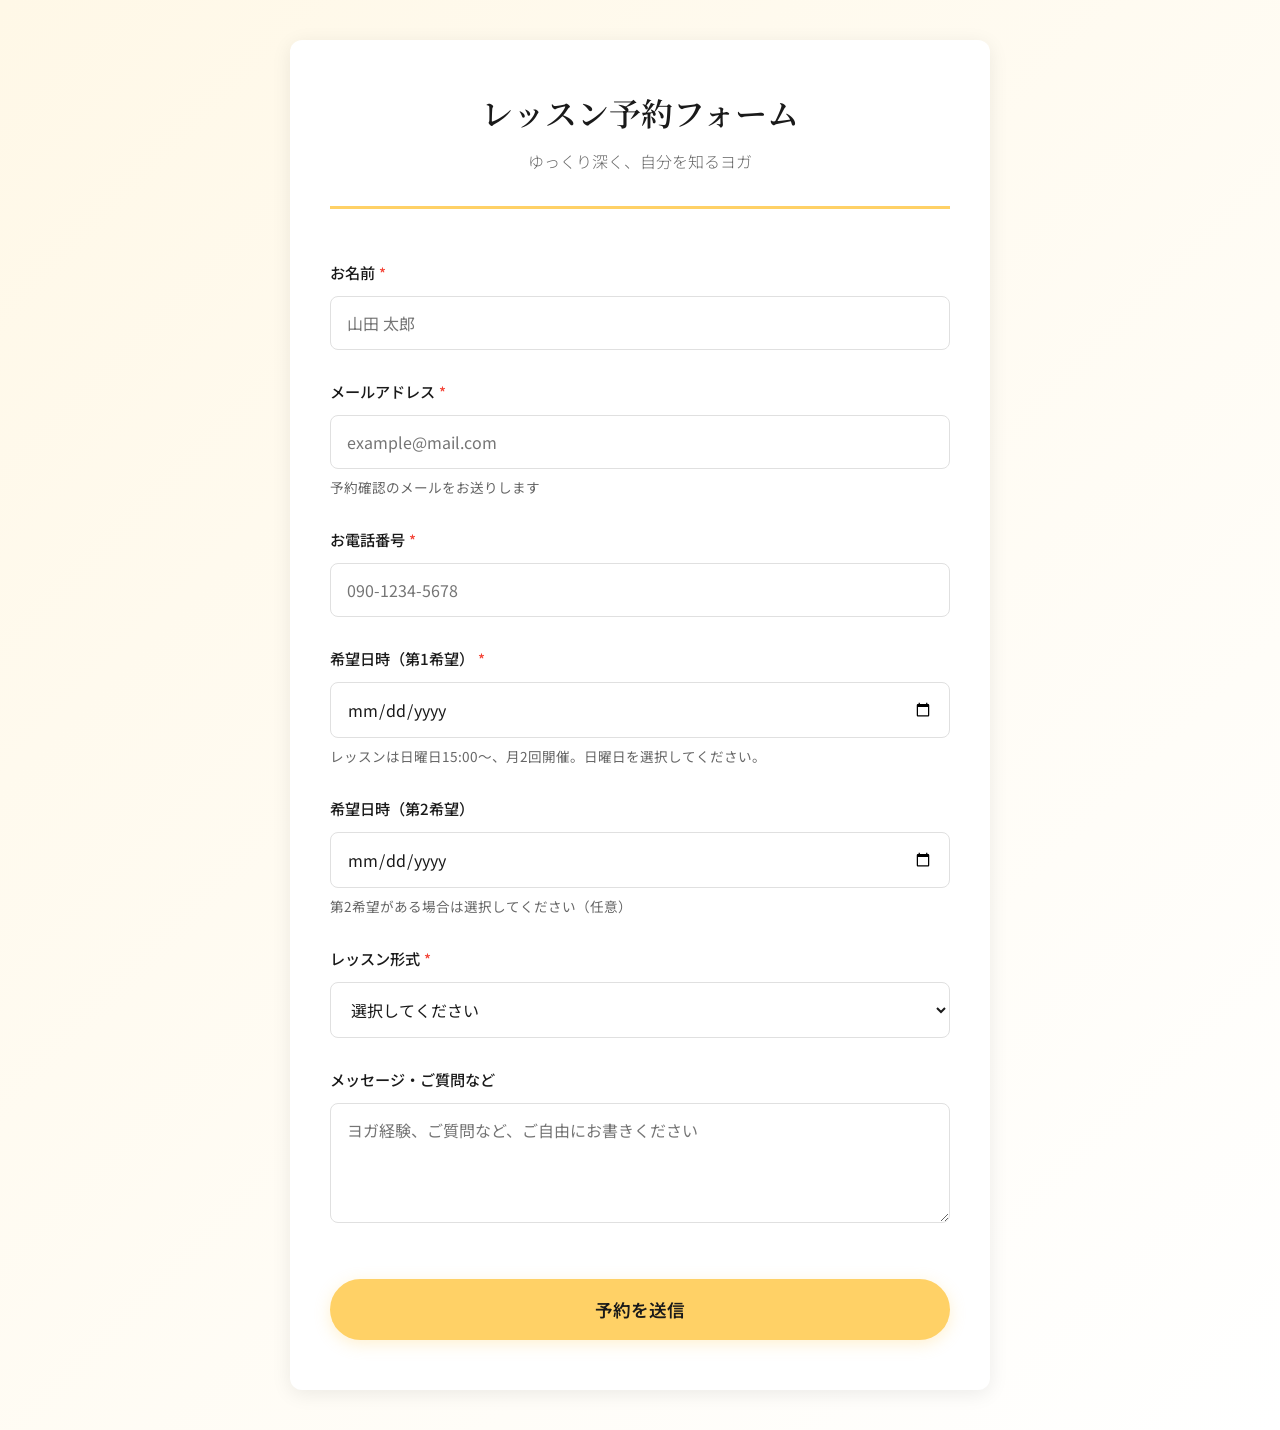
<file: gas-form/Index.html>
<!DOCTYPE html>
<html lang="ja">
<head>
  <meta charset="UTF-8">
  <meta name="viewport" content="width=device-width, initial-scale=1.0">
  <title>Hiroki Yoga レッスン予約</title>

  <!-- Google Fonts -->
  <link rel="preconnect" href="https://fonts.googleapis.com">
  <link rel="preconnect" href="https://fonts.gstatic.com" crossorigin>
  <link href="https://fonts.googleapis.com/css2?family=Noto+Sans+JP:wght@300;400;500;700&family=Noto+Serif+JP:wght@400;600&display=swap" rel="stylesheet">

  <style>
    /* ============================================
       リセット & ベース
       ============================================ */
    * {
      margin: 0;
      padding: 0;
      box-sizing: border-box;
    }

    :root {
      --primary-yellow: #FFD166;
      --light-yellow: #FFF8E7;
      --dark-yellow: #E6B84D;
      --white: #FFFFFF;
      --black: #1A1A1A;
      --gray: #666666;
      --light-gray: #F5F5F5;
      --border: #E0E0E0;
      --success: #4CAF50;
      --error: #F44336;
    }

    body {
      font-family: 'Noto Sans JP', sans-serif;
      font-weight: 400;
      line-height: 1.8;
      color: var(--black);
      background: linear-gradient(135deg, var(--light-yellow) 0%, var(--white) 100%);
      padding: 40px 20px;
      min-height: 100vh;
    }

    /* ============================================
       コンテナ
       ============================================ */
    .container {
      max-width: 700px;
      margin: 0 auto;
      background: var(--white);
      border-radius: 12px;
      box-shadow: 0 4px 20px rgba(0, 0, 0, 0.08);
      padding: 50px 40px;
    }

    @media (max-width: 640px) {
      body {
        padding: 20px 12px;
      }
      .container {
        padding: 32px 24px;
      }
    }

    /* ============================================
       ヘッダー
       ============================================ */
    .header {
      text-align: center;
      margin-bottom: 50px;
      padding-bottom: 30px;
      border-bottom: 3px solid var(--primary-yellow);
    }

    .header h1 {
      font-family: 'Noto Serif JP', serif;
      font-size: 2rem;
      font-weight: 600;
      margin-bottom: 12px;
      color: var(--black);
      line-height: 1.4;
    }

    .header p {
      color: var(--gray);
      font-size: 1rem;
      font-weight: 300;
    }

    /* ============================================
       フォーム
       ============================================ */
    .form-group {
      margin-bottom: 28px;
    }

    .form-group label {
      display: block;
      font-weight: 500;
      margin-bottom: 10px;
      color: var(--black);
      font-size: 0.95rem;
    }

    .form-group label .required {
      color: var(--error);
      margin-left: 4px;
      font-size: 0.9rem;
    }

    .form-group input[type="text"],
    .form-group input[type="email"],
    .form-group input[type="tel"],
    .form-group input[type="date"],
    .form-group select,
    .form-group textarea {
      width: 100%;
      padding: 14px 16px;
      border: 1px solid var(--border);
      border-radius: 8px;
      font-size: 1rem;
      font-family: inherit;
      transition: all 0.3s ease;
      background: var(--white);
      color: var(--black);
    }

    .form-group input:focus,
    .form-group select:focus,
    .form-group textarea:focus {
      outline: none;
      border-color: var(--primary-yellow);
      box-shadow: 0 0 0 3px rgba(255, 209, 102, 0.15);
    }

    .form-group textarea {
      min-height: 120px;
      resize: vertical;
      line-height: 1.6;
    }

    .form-group .helper-text {
      font-size: 0.85rem;
      color: var(--gray);
      margin-top: 8px;
      line-height: 1.5;
    }

    /* ============================================
       ボタン
       ============================================ */
    .btn-submit {
      width: 100%;
      padding: 18px 24px;
      background: var(--primary-yellow);
      color: var(--black);
      border: none;
      border-radius: 50px;
      font-size: 1.1rem;
      font-weight: 600;
      cursor: pointer;
      transition: all 0.3s ease;
      box-shadow: 0 4px 16px rgba(255, 209, 102, 0.3);
      font-family: inherit;
      margin-top: 20px;
    }

    .btn-submit:hover:not(:disabled) {
      background: var(--dark-yellow);
      transform: translateY(-2px);
      box-shadow: 0 6px 20px rgba(255, 209, 102, 0.4);
    }

    .btn-submit:disabled {
      opacity: 0.6;
      cursor: not-allowed;
    }

    /* ============================================
       メッセージ
       ============================================ */
    .message {
      padding: 16px 20px;
      border-radius: 8px;
      margin-bottom: 24px;
      display: none;
      animation: slideDown 0.3s ease;
    }

    .message.show {
      display: block;
    }

    .message.success {
      background: #E8F5E9;
      border-left: 4px solid var(--success);
      color: #2E7D32;
    }

    .message.error {
      background: #FFEBEE;
      border-left: 4px solid var(--error);
      color: #C62828;
    }

    @keyframes slideDown {
      from {
        opacity: 0;
        transform: translateY(-10px);
      }
      to {
        opacity: 1;
        transform: translateY(0);
      }
    }

    /* ============================================
       モーダル
       ============================================ */
    .modal-overlay {
      display: none;
      position: fixed;
      top: 0;
      left: 0;
      right: 0;
      bottom: 0;
      background: rgba(0, 0, 0, 0.5);
      z-index: 1000;
      align-items: center;
      justify-content: center;
      animation: fadeIn 0.3s ease;
    }

    .modal-overlay.show {
      display: flex;
    }

    .modal {
      background: var(--white);
      border-radius: 16px;
      padding: 40px 32px;
      max-width: 500px;
      width: 90%;
      text-align: center;
      box-shadow: 0 20px 60px rgba(0, 0, 0, 0.3);
      animation: slideUp 0.3s ease;
    }

    @keyframes fadeIn {
      from { opacity: 0; }
      to { opacity: 1; }
    }

    @keyframes slideUp {
      from {
        opacity: 0;
        transform: translateY(30px);
      }
      to {
        opacity: 1;
        transform: translateY(0);
      }
    }

    .modal-icon {
      width: 80px;
      height: 80px;
      margin: 0 auto 24px;
      background: var(--primary-yellow);
      border-radius: 50%;
      display: flex;
      align-items: center;
      justify-content: center;
      font-size: 3rem;
    }

    .modal h2 {
      font-family: 'Noto Serif JP', serif;
      font-size: 1.75rem;
      margin-bottom: 16px;
      color: var(--black);
    }

    .modal p {
      color: var(--gray);
      font-size: 1rem;
      line-height: 1.7;
      margin-bottom: 30px;
    }

    .modal-btn {
      padding: 14px 40px;
      background: var(--primary-yellow);
      color: var(--black);
      border: none;
      border-radius: 50px;
      font-size: 1rem;
      font-weight: 600;
      cursor: pointer;
      transition: all 0.3s ease;
      font-family: inherit;
    }

    .modal-btn:hover {
      background: var(--dark-yellow);
      transform: translateY(-2px);
    }

    /* ============================================
       ローディング
       ============================================ */
    .loading {
      display: none;
      text-align: center;
      margin: 30px 0;
    }

    .loading.show {
      display: block;
    }

    .spinner {
      border: 3px solid var(--light-gray);
      border-top: 3px solid var(--primary-yellow);
      border-radius: 50%;
      width: 50px;
      height: 50px;
      animation: spin 1s linear infinite;
      margin: 0 auto;
    }

    @keyframes spin {
      0% { transform: rotate(0deg); }
      100% { transform: rotate(360deg); }
    }

    .loading p {
      margin-top: 16px;
      color: var(--gray);
      font-size: 0.95rem;
    }
  </style>
</head>
<body>
  <div class="container">
    <!-- ヘッダー -->
    <div class="header">
      <h1>レッスン予約フォーム</h1>
      <p>ゆっくり深く、自分を知るヨガ</p>
    </div>

    <!-- メッセージ表示エリア -->
    <div id="message" class="message"></div>

    <!-- ローディング -->
    <div id="loading" class="loading">
      <div class="spinner"></div>
      <p>送信中...</p>
    </div>

    <!-- フォーム -->
    <form id="reservationForm">
      <!-- お名前 -->
      <div class="form-group">
        <label for="name">お名前<span class="required">*</span></label>
        <input type="text" id="name" name="name" required placeholder="山田 太郎">
      </div>

      <!-- メールアドレス -->
      <div class="form-group">
        <label for="email">メールアドレス<span class="required">*</span></label>
        <input type="email" id="email" name="email" required placeholder="example@mail.com">
        <div class="helper-text">予約確認のメールをお送りします</div>
      </div>

      <!-- お電話番号 -->
      <div class="form-group">
        <label for="phone">お電話番号<span class="required">*</span></label>
        <input type="tel" id="phone" name="phone" required placeholder="090-1234-5678">
      </div>

      <!-- 希望日時（第1希望） -->
      <div class="form-group">
        <label for="datetime1">希望日時（第1希望）<span class="required">*</span></label>
        <input type="date" id="datetime1" name="datetime1" required>
        <div class="helper-text">レッスンは日曜日15:00〜、月2回開催。日曜日を選択してください。</div>
      </div>

      <!-- 希望日時（第2希望） -->
      <div class="form-group">
        <label for="datetime2">希望日時（第2希望）</label>
        <input type="date" id="datetime2" name="datetime2">
        <div class="helper-text">第2希望がある場合は選択してください（任意）</div>
      </div>

      <!-- レッスン形式 -->
      <div class="form-group">
        <label for="lessonType">レッスン形式<span class="required">*</span></label>
        <select id="lessonType" name="lessonType" required>
          <option value="">選択してください</option>
          <option value="グループレッスン（2,500円）">グループレッスン（2,500円）</option>
          <option value="個人レッスン（応相談）">個人レッスン（応相談）</option>
        </select>
      </div>

      <!-- メッセージ -->
      <div class="form-group">
        <label for="message">メッセージ・ご質問など</label>
        <textarea id="message" name="message" placeholder="ヨガ経験、ご質問など、ご自由にお書きください"></textarea>
      </div>

      <!-- 送信ボタン -->
      <button type="submit" class="btn-submit" id="submitBtn">予約を送信</button>
    </form>
  </div>

  <!-- 成功モーダル -->
  <div id="successModal" class="modal-overlay">
    <div class="modal">
      <div class="modal-icon">✓</div>
      <h2>予約を受け付けました</h2>
      <p>ご予約ありがとうございます。<br>確認のメールをお送りしましたので、ご確認ください。<br><br>日程調整の上、改めてご連絡させていただきます。</p>
      <button class="modal-btn" onclick="closeModal()">閉じる</button>
    </div>
  </div>

  <script>
    // 日曜日のみ選択可能にする（オプション：警告表示）
    const dateInputs = document.querySelectorAll('input[type="date"]');
    dateInputs.forEach(input => {
      input.addEventListener('change', function() {
        const selectedDate = new Date(this.value);
        if (selectedDate.getDay() !== 0) { // 0 = 日曜日
          alert('レッスンは日曜日のみ開催しています。日曜日を選択してください。');
          this.value = '';
        }
      });
    });

    // モーダルを閉じる
    function closeModal() {
      document.getElementById('successModal').classList.remove('show');
      document.getElementById('reservationForm').reset();
    }

    // フォーム送信処理
    document.getElementById('reservationForm').addEventListener('submit', function(e) {
      e.preventDefault();

      // ボタンとローディングの制御
      const submitBtn = document.getElementById('submitBtn');
      const loading = document.getElementById('loading');
      const messageDiv = document.getElementById('message');

      submitBtn.disabled = true;
      loading.classList.add('show');
      messageDiv.classList.remove('show');

      // 日付をフォーマット
      const datetime1 = document.getElementById('datetime1').value;
      const datetime2 = document.getElementById('datetime2').value;

      const formatDate = (dateStr) => {
        if (!dateStr) return '';
        const date = new Date(dateStr);
        const month = date.getMonth() + 1;
        const day = date.getDate();
        const weekdays = ['日', '月', '火', '水', '木', '金', '土'];
        const weekday = weekdays[date.getDay()];
        return `${month}月${day}日（${weekday}）15:00`;
      };

      // フォームデータ取得
      const formData = {
        name: document.getElementById('name').value,
        email: document.getElementById('email').value,
        phone: document.getElementById('phone').value,
        datetime1: formatDate(datetime1),
        datetime2: formatDate(datetime2),
        lessonType: document.getElementById('lessonType').value,
        message: document.getElementById('message').value
      };

      // GASに送信
      google.script.run
        .withSuccessHandler(function(response) {
          loading.classList.remove('show');
          submitBtn.disabled = false;

          if (response.success) {
            // 成功モーダルを表示
            document.getElementById('successModal').classList.add('show');
          } else {
            messageDiv.textContent = response.message;
            messageDiv.className = 'message error show';
            // ページトップにスクロール
            window.scrollTo({ top: 0, behavior: 'smooth' });
          }
        })
        .withFailureHandler(function(error) {
          loading.classList.remove('show');
          submitBtn.disabled = false;
          messageDiv.textContent = '送信に失敗しました。お手数ですがInstagramからお問い合わせください。';
          messageDiv.className = 'message error show';
          // ページトップにスクロール
          window.scrollTo({ top: 0, behavior: 'smooth' });
          console.error('エラー:', error);
        })
        .submitForm(formData);
    });

    // モーダルの外側クリックで閉じる
    document.getElementById('successModal').addEventListener('click', function(e) {
      if (e.target === this) {
        closeModal();
      }
    });
  </script>
</body>
</html>
</file>
